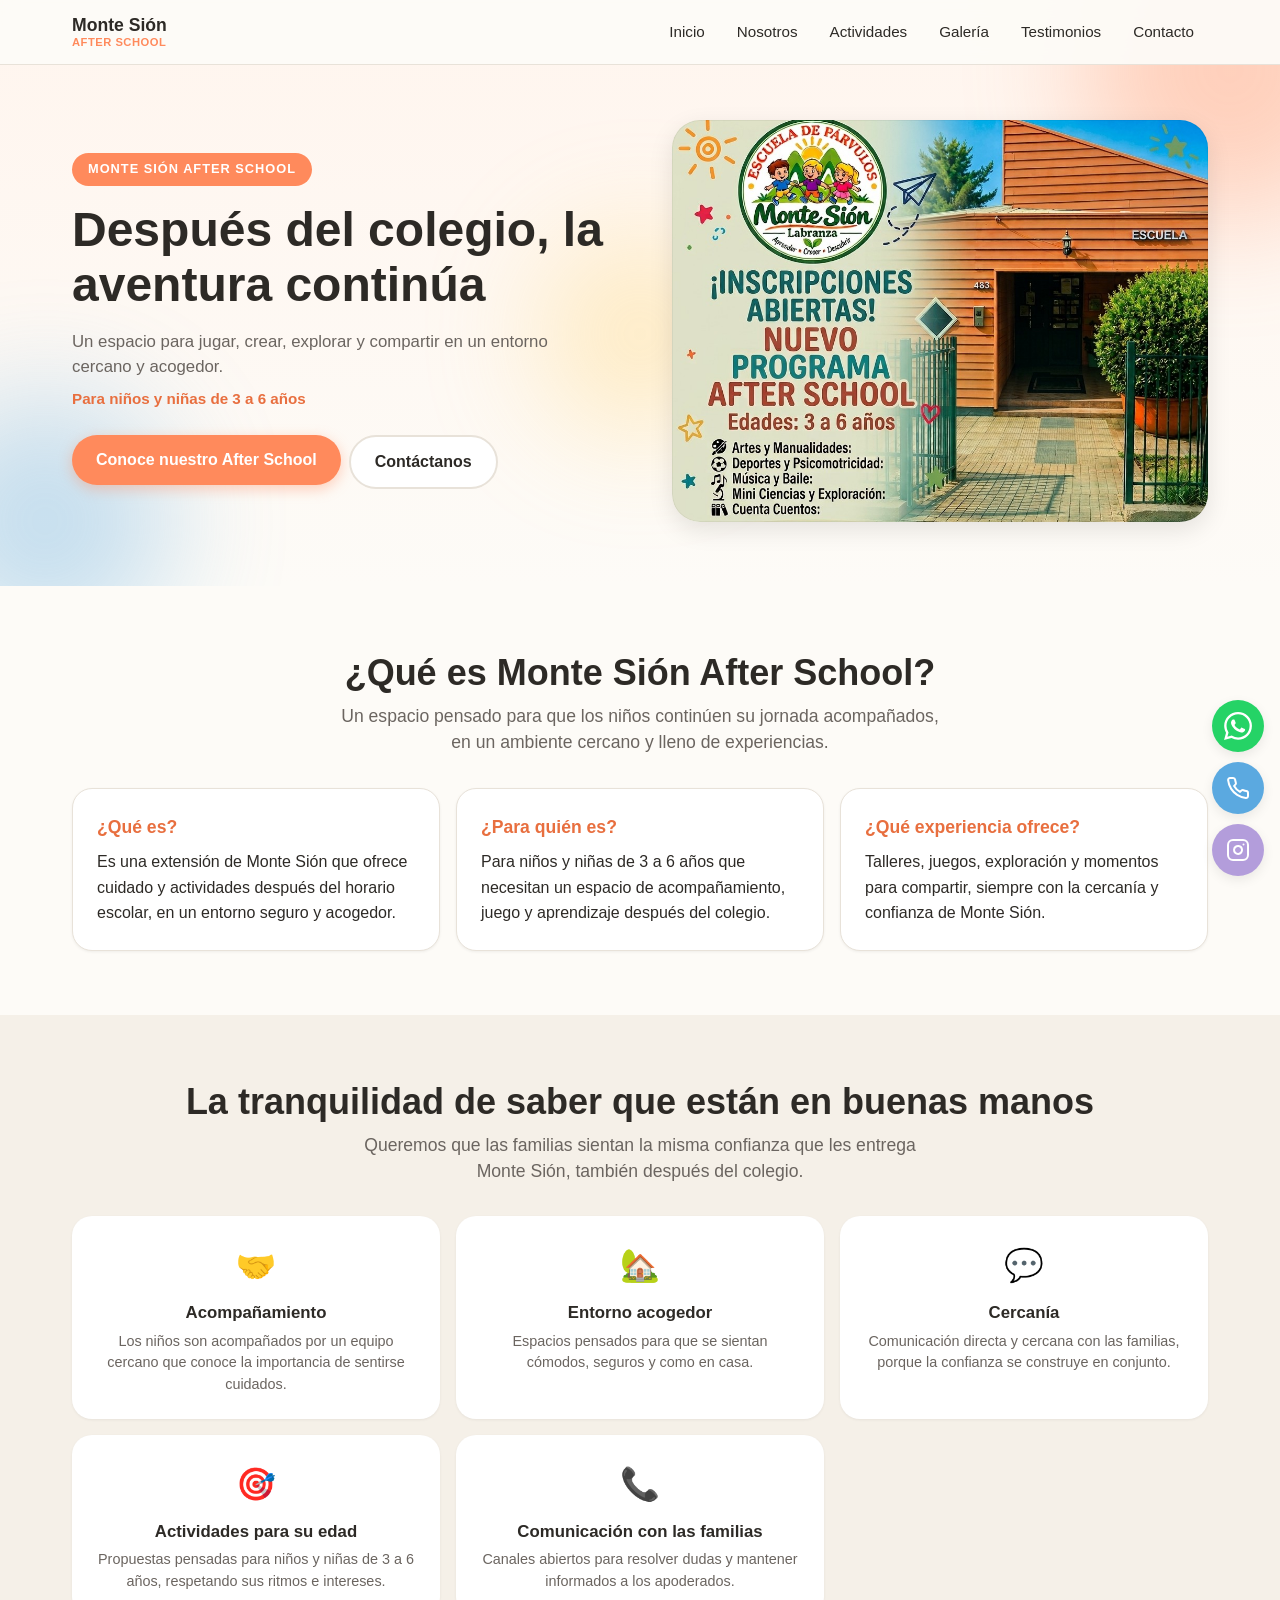
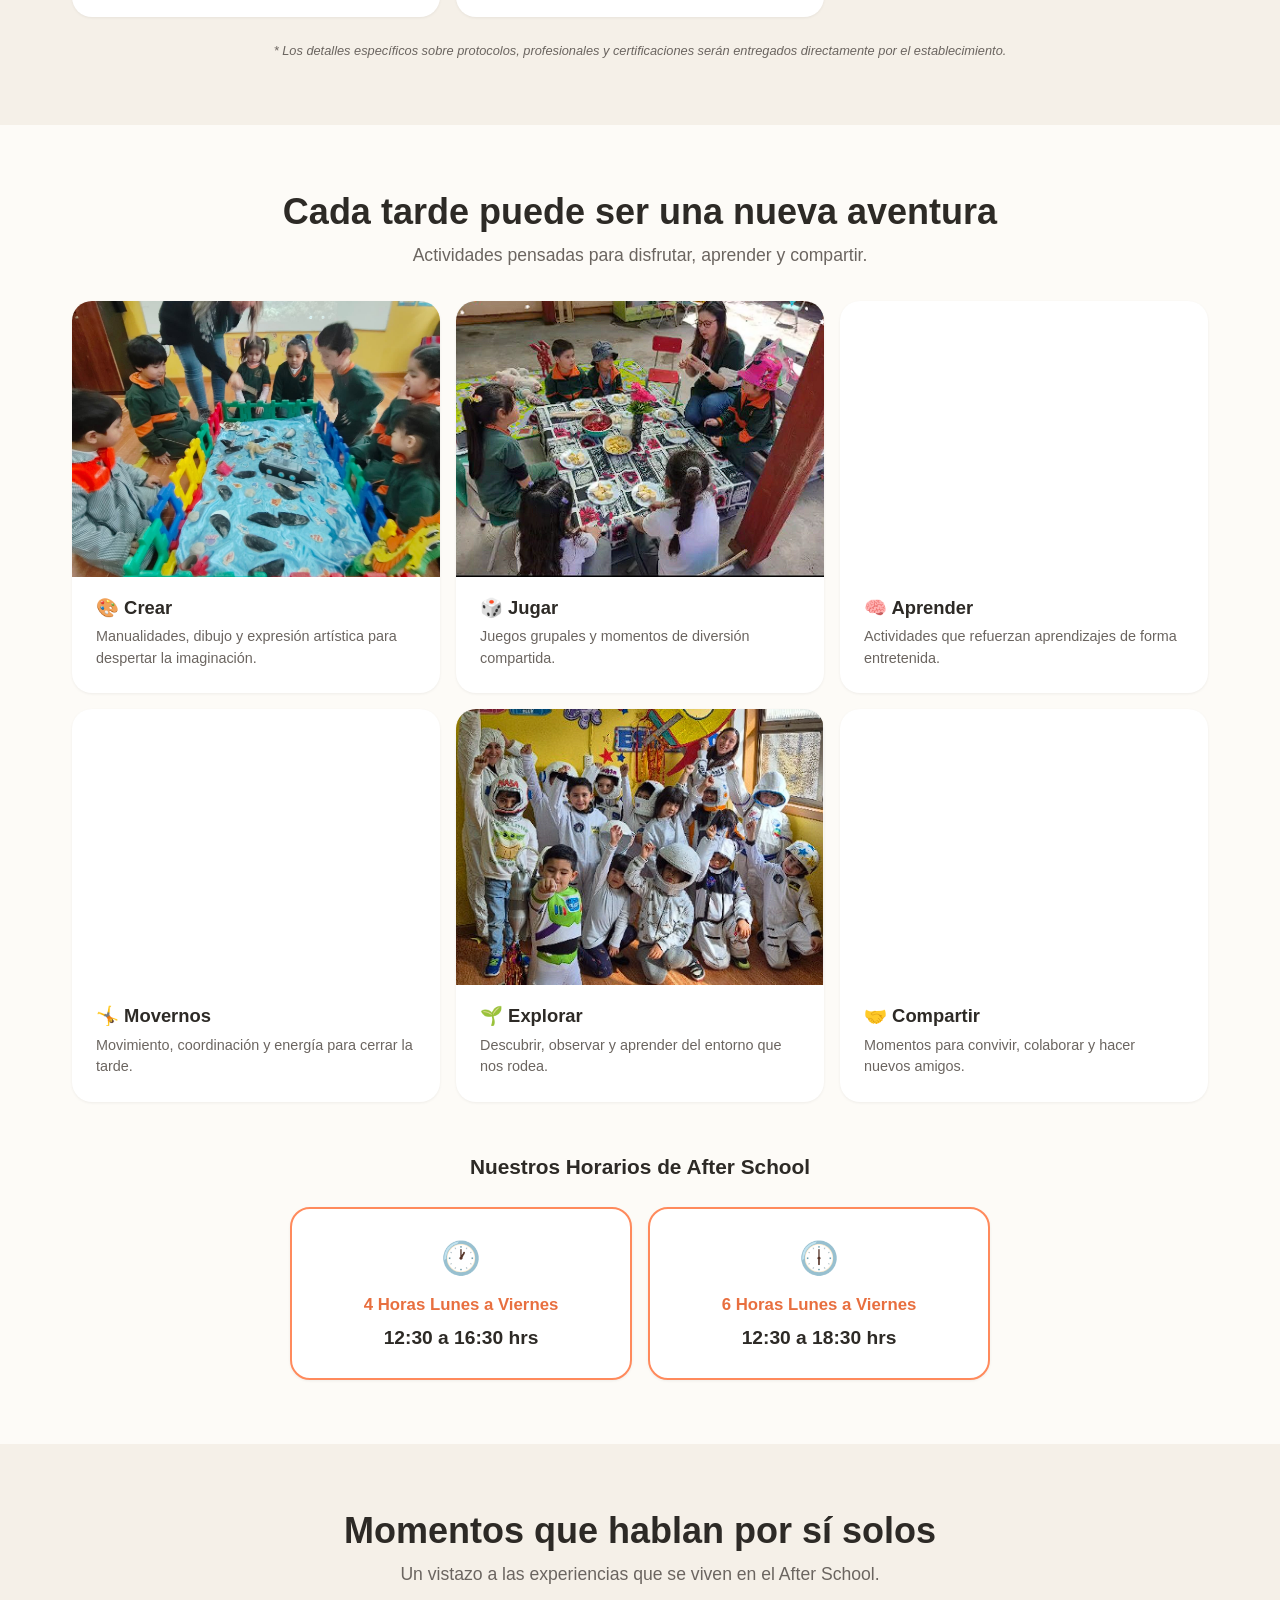
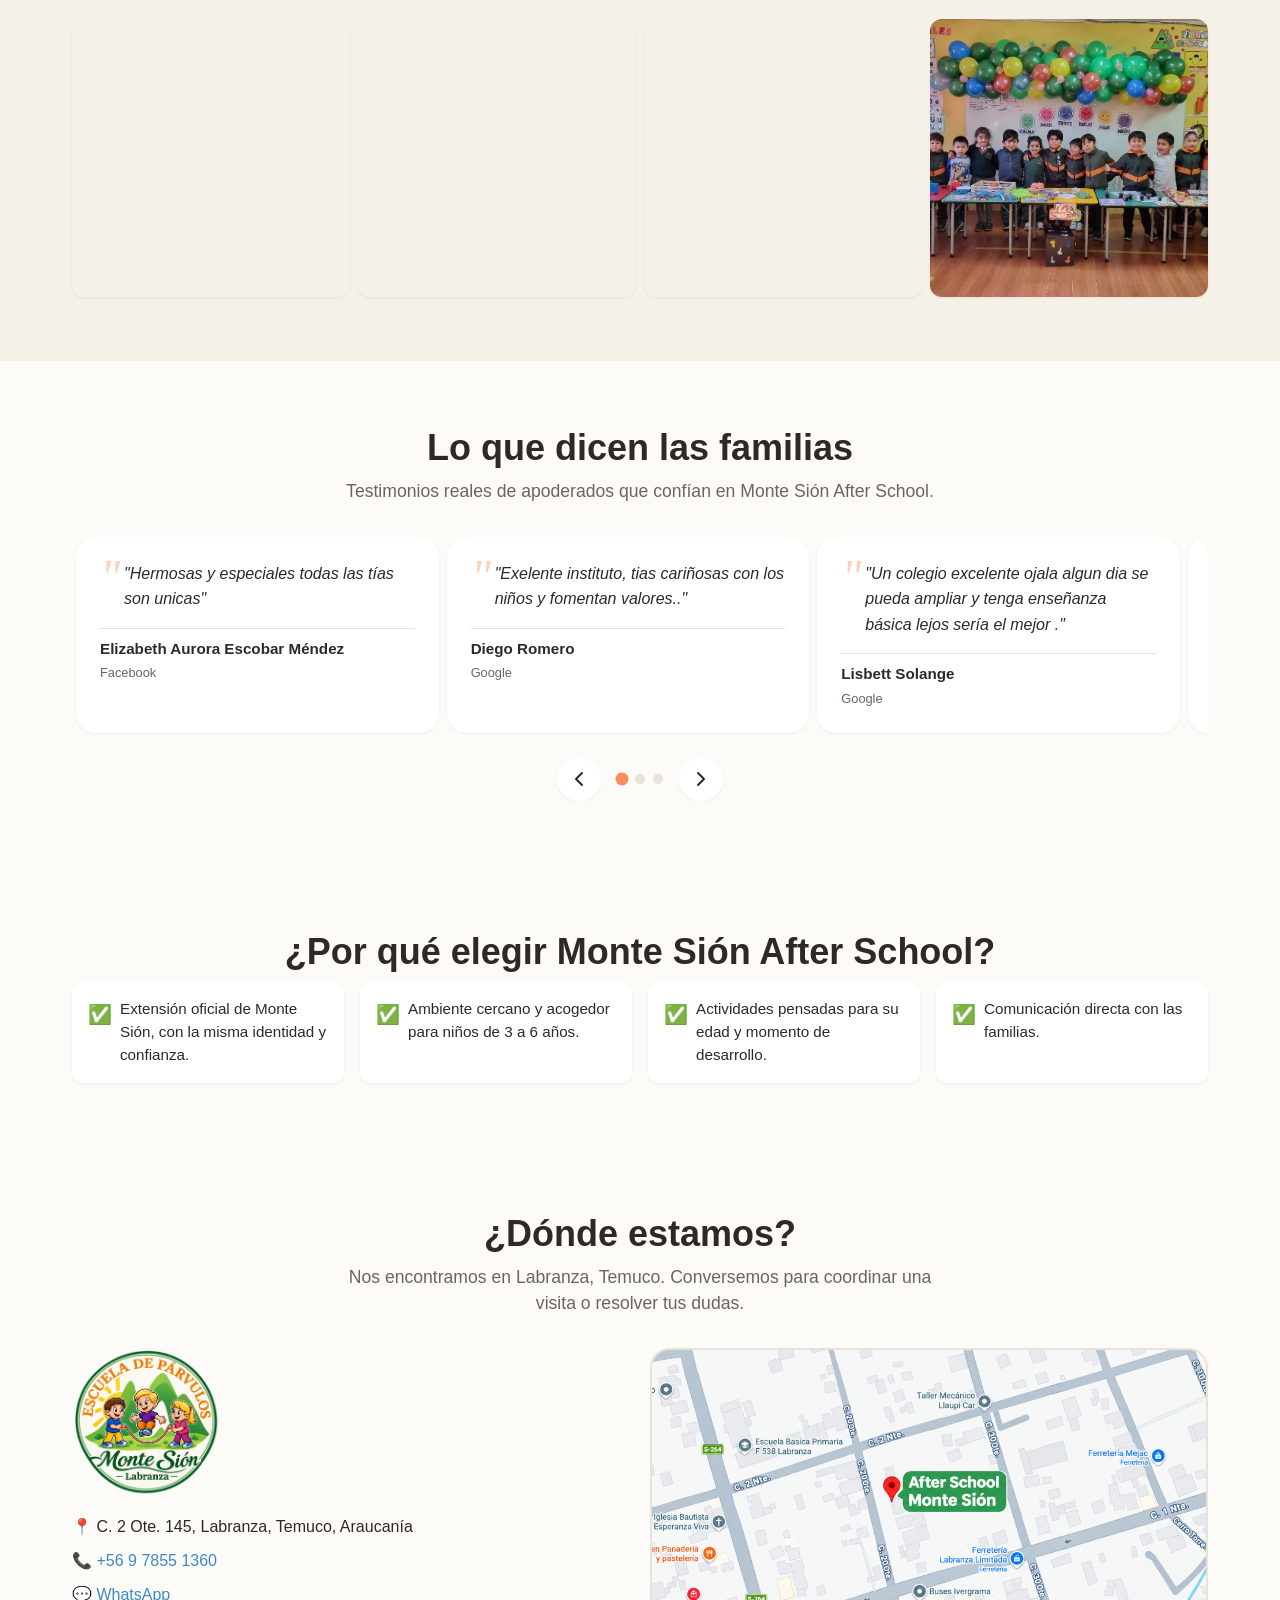
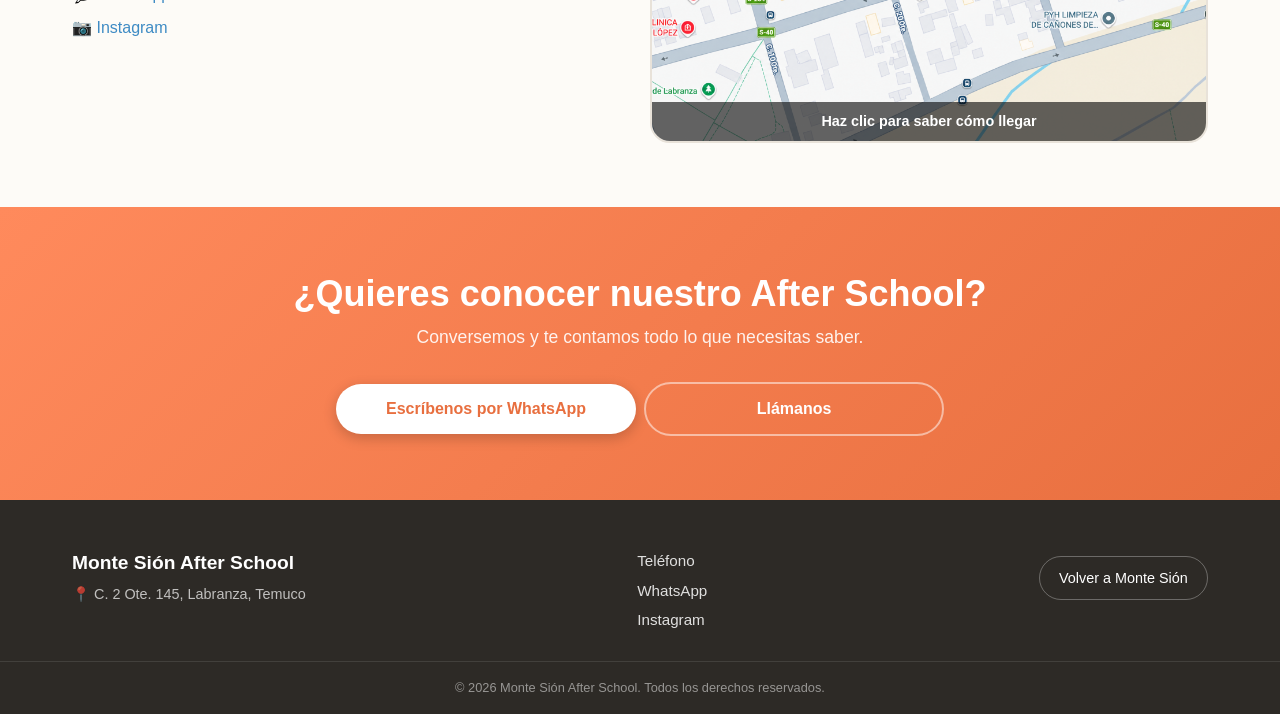
<file: after/AfterSchool.html>
<!DOCTYPE html>
<html lang="es">
<head>
    <meta charset="UTF-8">
    <meta name="viewport" content="width=device-width, initial-scale=1.0, viewport-fit=cover">
    <meta name="theme-color" content="#FF8A5C">
    <title>After School Monte Sión | Cuidado y diversión para niños de 3 a 6 años en Labranza, Temuco</title>
    <meta name="description" content="After School Monte Sión: un espacio seguro, acogedor y entretenido para niños y niñas de 3 a 6 años en Labranza, Temuco. Jugar, crear, explorar y compartir después del colegio.">
    <link rel="canonical" href="https://montesion.cl/after/">
    <meta name="robots" content="index, follow">

    <!-- Open Graph -->
    <meta property="og:title" content="After School Monte Sión | La aventura continúa después del colegio">
    <meta property="og:description" content="Un espacio para jugar, crear, explorar y compartir en un entorno cercano y acogedor. Para niños y niñas de 3 a 6 años en Labranza, Temuco.">
    <meta property="og:image" content="https://montesion.cl/after/img/foto1.png">
    <meta property="og:url" content="https://montesion.cl/after/">
    <meta property="og:type" content="website">
    <meta property="og:locale" content="es_CL">

    <!-- Twitter -->
    <meta name="twitter:card" content="summary_large_image">
    <meta name="twitter:title" content="After School Monte Sión">
    <meta name="twitter:description" content="Cuidado y diversión para niños de 3 a 6 años en Labranza, Temuco.">
    <meta name="twitter:image" content="https://montesion.cl/after/img/foto1.png">

    <!-- Favicon (opcional, ajustar según el sitio principal) -->
    <link rel="icon" href="img/Favicon.png" type="image/png">

    <!-- Precarga de la imagen principal del hero para mejorar LCP -->
    <link rel="preload" as="image" href="img/foto1.png" fetchpriority="high">

    <!-- CSS -->
    <link rel="stylesheet" href="css/after.css">

    <!-- Schema.org -->
    <script type="application/ld+json">
    {
      "@context": "https://schema.org",
      "@type": "ChildCare",
      "name": "Monte Sión After School",
      "description": "After School para niños y niñas de 3 a 6 años en Labranza, Temuco. Un espacio para jugar, crear, explorar y compartir en un entorno cercano y acogedor.",
      "url": "https://montesion.cl/after/",
      "telephone": "+56 9 7855 1360",
      "address": {
        "@type": "PostalAddress",
        "addressLocality": "Labranza",
        "addressRegion": "Temuco",
        "addressCountry": "CL"
      },
      "parentOrganization": {
        "@type": "EducationalOrganization",
        "name": "Monte Sión",
        "url": "https://montesion.cl/"
      },
      "openingHours": "Mo-Fr 12:30-18:30",
      "image": "https://montesion.cl/after/img/foto1.png"
    }
    </script>
</head>
<body>

    <!-- ========== HEADER / NAVEGACIÓN ========== -->
    <header class="header" role="banner">
        <div class="container header__container">
            <a href="#inicio" class="header__logo" aria-label="Ir al inicio de After School Monte Sión">
                <span class="header__logo-text">Monte Sión <span class="header__logo-sub">After School</span></span>
            </a>

            <button class="header__toggle" aria-label="Abrir menú de navegación" aria-expanded="false" aria-controls="menu-principal">
                <span class="header__toggle-bar"></span>
                <span class="header__toggle-bar"></span>
                <span class="header__toggle-bar"></span>
            </button>

            <nav class="header__nav" id="menu-principal" role="navigation" aria-label="Menú principal">
                <ul class="header__menu">
                    <li><a href="#inicio" class="header__link">Inicio</a></li>
                    <li><a href="#nosotros" class="header__link">Nosotros</a></li>
                    <li><a href="#actividades" class="header__link">Actividades</a></li>
                    <li><a href="#galeria" class="header__link">Galería</a></li>
                    <li><a href="#testimonios" class="header__link">Testimonios</a></li>
                    <li><a href="#contacto" class="header__link">Contacto</a></li>
                </ul>
            </nav>
        </div>
    </header>

    <main>

        <!-- ========== HERO ========== -->
        <section class="hero" id="inicio" aria-labelledby="hero-title">
            <div class="hero__bg-decor" aria-hidden="true">
                <span class="hero__blob hero__blob--1"></span>
                <span class="hero__blob hero__blob--2"></span>
                <span class="hero__blob hero__blob--3"></span>
            </div>
            <div class="container hero__container">
                <div class="hero__content">
                    <p class="hero__badge">Monte Sión After School</p>
                    <h1 class="hero__title" id="hero-title">Después del colegio, la aventura continúa</h1>
                    <p class="hero__subtitle">Un espacio para jugar, crear, explorar y compartir en un entorno cercano y acogedor.</p>
                    <p class="hero__age">Para niños y niñas de 3 a 6 años</p>
                    <div class="hero__ctas">
                        <a href="#nosotros" class="btn btn--primary" data-cta="hero-conoce">Conoce nuestro After School</a>
                        <a href="#contacto" class="btn btn--secondary" data-cta="hero-contacto">Contáctanos</a>
                    </div>
                </div>
                <div class="hero__image-wrapper">
                    <img src="img/foto1.png" alt="Niños y niñas participando en actividades del After School Monte Sión" class="hero__image" width="800" height="600" fetchpriority="high" decoding="async">
                </div>
            </div>
        </section>

        <!-- ========== PRESENTACIÓN / QUÉ ES ========== -->
        <section class="section section--intro" id="nosotros" aria-labelledby="intro-title">
            <div class="container">
                <h2 class="section__title" id="intro-title">¿Qué es Monte Sión After School?</h2>
                <p class="section__subtitle">Un espacio pensado para que los niños continúen su jornada acompañados, en un ambiente cercano y lleno de experiencias.</p>
                <div class="intro__grid">
                    <article class="intro__card">
                        <h3 class="intro__card-title">¿Qué es?</h3>
                        <p>Es una extensión de Monte Sión que ofrece cuidado y actividades después del horario escolar, en un entorno seguro y acogedor.</p>
                    </article>
                    <article class="intro__card">
                        <h3 class="intro__card-title">¿Para quién es?</h3>
                        <p>Para niños y niñas de 3 a 6 años que necesitan un espacio de acompañamiento, juego y aprendizaje después del colegio.</p>
                    </article>
                    <article class="intro__card">
                        <h3 class="intro__card-title">¿Qué experiencia ofrece?</h3>
                        <p>Talleres, juegos, exploración y momentos para compartir, siempre con la cercanía y confianza de Monte Sión.</p>
                    </article>
                </div>
            </div>
        </section>

        <!-- ========== CONFIANZA PARA PADRES ========== -->
        <section class="section section--trust" aria-labelledby="trust-title">
            <div class="container">
                <h2 class="section__title" id="trust-title">La tranquilidad de saber que están en buenas manos</h2>
                <p class="section__subtitle">Queremos que las familias sientan la misma confianza que les entrega Monte Sión, también después del colegio.</p>
                <div class="trust__grid">
                    <article class="trust__card">
                        <div class="trust__icon" aria-hidden="true">🤝</div>
                        <h3>Acompañamiento</h3>
                        <p>Los niños son acompañados por un equipo cercano que conoce la importancia de sentirse cuidados.</p>
                    </article>
                    <article class="trust__card">
                        <div class="trust__icon" aria-hidden="true">🏡</div>
                        <h3>Entorno acogedor</h3>
                        <p>Espacios pensados para que se sientan cómodos, seguros y como en casa.</p>
                    </article>
                    <article class="trust__card">
                        <div class="trust__icon" aria-hidden="true">💬</div>
                        <h3>Cercanía</h3>
                        <p>Comunicación directa y cercana con las familias, porque la confianza se construye en conjunto.</p>
                    </article>
                    <article class="trust__card">
                        <div class="trust__icon" aria-hidden="true">🎯</div>
                        <h3>Actividades para su edad</h3>
                        <p>Propuestas pensadas para niños y niñas de 3 a 6 años, respetando sus ritmos e intereses.</p>
                    </article>
                    <article class="trust__card">
                        <div class="trust__icon" aria-hidden="true">📞</div>
                        <h3>Comunicación con las familias</h3>
                        <p>Canales abiertos para resolver dudas y mantener informados a los apoderados.</p>
                    </article>
                </div>
                <!-- Placeholder para datos no proporcionados -->
                <p class="trust__note">* Los detalles específicos sobre protocolos, profesionales y certificaciones serán entregados directamente por el establecimiento.</p>
            </div>
        </section>

        <!-- ========== ACTIVIDADES ========== -->
        <section class="section section--activities" id="actividades" aria-labelledby="activities-title">
            <div class="container">
                <h2 class="section__title" id="activities-title">Cada tarde puede ser una nueva aventura</h2>
                <p class="section__subtitle">Actividades pensadas para disfrutar, aprender y compartir.</p>
                <div class="activities__grid">
                    <article class="activity-card">
                        <div class="activity-card__img-wrapper">
                            <img src="img/foto2.png" alt="Niños creando manualidades en el After School" loading="lazy" width="400" height="300" decoding="async">
                        </div>
                        <div class="activity-card__body">
                            <h3 class="activity-card__title">🎨 Crear</h3>
                            <p>Manualidades, dibujo y expresión artística para despertar la imaginación.</p>
                        </div>
                    </article>
                    <article class="activity-card">
                        <div class="activity-card__img-wrapper">
                            <img src="img/foto3.png" alt="Niños jugando en grupo en el After School" loading="lazy" width="400" height="300" decoding="async">
                        </div>
                        <div class="activity-card__body">
                            <h3 class="activity-card__title">🎲 Jugar</h3>
                            <p>Juegos grupales y momentos de diversión compartida.</p>
                        </div>
                    </article>
                    <article class="activity-card">
                        <div class="activity-card__img-wrapper">
                            <img src="img/foto4.png" alt="Niña aprendiendo con material didáctico en el After School" loading="lazy" width="400" height="300" decoding="async">
                        </div>
                        <div class="activity-card__body">
                            <h3 class="activity-card__title">🧠 Aprender</h3>
                            <p>Actividades que refuerzan aprendizajes de forma entretenida.</p>
                        </div>
                    </article>
                    <article class="activity-card">
                        <div class="activity-card__img-wrapper">
                            <img src="img/foto5.png" alt="Niños moviéndose y haciendo ejercicio en el After School" loading="lazy" width="400" height="300" decoding="async">
                        </div>
                        <div class="activity-card__body">
                            <h3 class="activity-card__title">🤸 Movernos</h3>
                            <p>Movimiento, coordinación y energía para cerrar la tarde.</p>
                        </div>
                    </article>
                    <article class="activity-card">
                        <div class="activity-card__img-wrapper">
                            <img src="img/foto6.png" alt="Niños explorando la naturaleza en el After School" loading="lazy" width="400" height="300" decoding="async">
                        </div>
                        <div class="activity-card__body">
                            <h3 class="activity-card__title">🌱 Explorar</h3>
                            <p>Descubrir, observar y aprender del entorno que nos rodea.</p>
                        </div>
                    </article>
                    <article class="activity-card">
                        <div class="activity-card__img-wrapper">
                            <img src="img/foto7.png" alt="Niños compartiendo y colaborando en el After School" loading="lazy" width="400" height="300" decoding="async">
                        </div>
                        <div class="activity-card__body">
                            <h3 class="activity-card__title">🤝 Compartir</h3>
                            <p>Momentos para convivir, colaborar y hacer nuevos amigos.</p>
                        </div>
                    </article>
                </div>

                <!-- ========== HORARIOS ========== -->
                <div class="schedules">
                    <h3 class="schedules__title">Nuestros Horarios de After School</h3>
                    <div class="schedules__grid">
                        <div class="schedule-card">
                            <span class="schedule-card__icon" aria-hidden="true">🕐</span>
                            <h4 class="schedule-card__title">4 Horas Lunes a Viernes</h4>
                            <p class="schedule-card__time">12:30 a 16:30 hrs</p>
                        </div>
                        <div class="schedule-card">
                            <span class="schedule-card__icon" aria-hidden="true">🕕</span>
                            <h4 class="schedule-card__title">6 Horas Lunes a Viernes</h4>
                            <p class="schedule-card__time">12:30 a 18:30 hrs</p>
                        </div>
                    </div>
                </div>

            </div>
        </section>

        <!-- ========== GALERÍA ========== -->
        <section class="section section--gallery" id="galeria" aria-labelledby="gallery-title">
            <div class="container">
                <h2 class="section__title" id="gallery-title">Momentos que hablan por sí solos</h2>
                <p class="section__subtitle">Un vistazo a las experiencias que se viven en el After School.</p>
                <div class="gallery__grid">
                    <figure class="gallery__item">
                        <img src="img/foto8.png" alt="Niños participando en taller de arte en Monte Sión After School" loading="lazy" width="400" height="300" decoding="async">
                        <figcaption class="gallery__caption">Talleres creativos</figcaption>
                    </figure>
                    <figure class="gallery__item">
                        <img src="img/foto9.png" alt="Niñas jugando en el patio del After School" loading="lazy" width="400" height="300" decoding="async">
                        <figcaption class="gallery__caption">Juegos al aire libre</figcaption>
                    </figure>
                    <figure class="gallery__item">
                        <img src="img/foto10.png" alt="Niño leyendo un cuento en el After School" loading="lazy" width="400" height="300" decoding="async">
                        <figcaption class="gallery__caption">Rincón de lectura</figcaption>
                    </figure>
                    <figure class="gallery__item">
                        <img src="img/foto11.png" alt="Grupo de niños compartiendo una actividad en el After School" loading="lazy" width="400" height="300" decoding="async">
                        <figcaption class="gallery__caption">Momentos compartidos</figcaption>
                    </figure>
                </div>
            </div>
        </section>

        <!-- ========== TESTIMONIOS ========== -->
        <section class="section section--testimonials" id="testimonios" aria-labelledby="testimonials-title">
            <div class="container">
                <h2 class="section__title" id="testimonials-title">Lo que dicen las familias</h2>
                <p class="section__subtitle">Testimonios reales de apoderados que confían en Monte Sión After School.</p>

                <div class="testimonials__carousel" role="region" aria-label="Carrusel de testimonios" tabindex="0">
                    <div class="testimonials__track" id="testimonials-track">
                        <!-- Testimonios placeholder - serán reemplazados por reales -->
                        <article class="testimonial-card" role="group" aria-label="Testimonio 1 de 5">
                            <blockquote class="testimonial-card__quote">
                                "Hermosas y especiales todas las tías son unicas"
                            </blockquote>
                            <div class="testimonial-card__author">
                                <span class="testimonial-card__name">Elizabeth Aurora Escobar Méndez</span>
                                <span class="testimonial-card__source">Facebook</span>
                            </div>
                        </article>
                        <article class="testimonial-card" role="group" aria-label="Testimonio 2 de 5">
                            <blockquote class="testimonial-card__quote">
                                "Exelente instituto, tias cariñosas con los niños y fomentan valores.."
                            </blockquote>
                            <div class="testimonial-card__author">
                                <span class="testimonial-card__name">Diego Romero</span>
                                <span class="testimonial-card__source">Google</span>
                            </div>
                        </article>
                        <article class="testimonial-card" role="group" aria-label="Testimonio 3 de 5">
                            <blockquote class="testimonial-card__quote">
                                "Un colegio excelente ojala algun dia se pueda ampliar y tenga enseñanza básica lejos sería el mejor ."
                            </blockquote>
                            <div class="testimonial-card__author">
                                <span class="testimonial-card__name">Lisbett Solange</span>
                                <span class="testimonial-card__source">Google</span>
                            </div>
                        </article>
                        <article class="testimonial-card" role="group" aria-label="Testimonio 4 de 5">
                            <blockquote class="testimonial-card__quote">
                                "Maravillosa actividad!!! 🤩Gracias por hacernos parte y poder disfrutar junto a nuestros niños 🥰❤️"
                            </blockquote>
                            <div class="testimonial-card__author">
                                <span class="testimonial-card__name">Yanni Olate</span>
                                <span class="testimonial-card__source">Instagram</span>
                            </div>
                        </article>
                        <article class="testimonial-card" role="group" aria-label="Testimonio 5 de 5">
                            <blockquote class="testimonial-card__quote">
                                "Maravilloso lugar para la educación de nuestros hijos"
                            </blockquote>
                            <div class="testimonial-card__author">
                                <span class="testimonial-card__name">Maria Jesus Sepulveda</span>
                                <span class="testimonial-card__source">Google</span>
                            </div>
                        </article>
                    </div>

                    <div class="testimonials__controls">
                        <button class="testimonials__btn testimonials__btn--prev" aria-label="Testimonio anterior" data-carousel-prev>
                            <svg width="24" height="24" viewBox="0 0 24 24" fill="none" stroke="currentColor" stroke-width="2" stroke-linecap="round" stroke-linejoin="round" aria-hidden="true"><polyline points="15 18 9 12 15 6"></polyline></svg>
                        </button>
                        <div class="testimonials__dots" role="tablist" aria-label="Seleccionar testimonio">
                            <!-- Generados por JS -->
                        </div>
                        <button class="testimonials__btn testimonials__btn--next" aria-label="Siguiente testimonio" data-carousel-next>
                            <svg width="24" height="24" viewBox="0 0 24 24" fill="none" stroke="currentColor" stroke-width="2" stroke-linecap="round" stroke-linejoin="round" aria-hidden="true"><polyline points="9 18 15 12 9 6"></polyline></svg>
                        </button>
                    </div>
                </div>
            </div>
        </section>

        <!-- ========== BENEFICIOS / POR QUÉ ELEGIRNOS ========== -->
        <section class="section section--benefits" aria-labelledby="benefits-title">
            <div class="container">
                <h2 class="section__title" id="benefits-title">¿Por qué elegir Monte Sión After School?</h2>
                <div class="benefits__grid">
                    <div class="benefit__item">
                        <span class="benefit__icon" aria-hidden="true">✅</span>
                        <p>Extensión oficial de Monte Sión, con la misma identidad y confianza.</p>
                    </div>
                    <div class="benefit__item">
                        <span class="benefit__icon" aria-hidden="true">✅</span>
                        <p>Ambiente cercano y acogedor para niños de 3 a 6 años.</p>
                    </div>
                    <div class="benefit__item">
                        <span class="benefit__icon" aria-hidden="true">✅</span>
                        <p>Actividades pensadas para su edad y momento de desarrollo.</p>
                    </div>
                    <div class="benefit__item">
                        <span class="benefit__icon" aria-hidden="true">✅</span>
                        <p>Comunicación directa con las familias.</p>
                    </div>
                </div>
            </div>
        </section>

        <!-- ========== UBICACIÓN ========== -->
        <section class="section section--location" id="contacto" aria-labelledby="location-title">
            <div class="container">
                <h2 class="section__title" id="location-title">¿Dónde estamos?</h2>
                <p class="section__subtitle">Nos encontramos en Labranza, Temuco. Conversemos para coordinar una visita o resolver tus dudas.</p>
                <div class="location__content">
                    <div class="location__info">
                        <div class="location__logo">
                            <img src="img/Logo.png" alt="Logo Monte Sión After School" width="150" height="auto">
                        </div>
                        <p class="location__address">📍 C. 2 Ote. 145, Labranza, Temuco, Araucanía</p>
                        <p class="location__phone">📞 <a href="tel:+56978551360" data-phone>+56 9 7855 1360</a></p>
                        <p class="location__whatsapp">💬 <a href="https://wa.me/56930606424?text=Hola%20necesito%20mas%20informaci%C3%B3n%20sobre%20el%20After%20School" target="_blank" rel="noopener" data-whatsapp>WhatsApp</a></p>
                        <p class="location__social">📷 <a href="https://www.instagram.com/escuela_montesion" target="_blank" rel="noopener" data-instagram>Instagram</a></p>
                    </div>
                    <div class="location__map-placeholder">
                        <!-- MODIFICACIÓN: Enlace y texto superpuesto sobre el mapa -->
                        <a href="https://www.google.com/maps/place/Escuela+de+P%C3%A1rvulos+Monte+Si%C3%B3n/@-38.7651541,-72.754275,17z/data=!4m6!3m5!1s0x96152a2c078d5349:0x2fdb0f53790475d!8m2!3d-38.7651583!4d-72.7517001!16s%2Fg%2F11gbxb4590?entry=tts&g_ep=EgoyMDI2MDgyNC4wIPu8ASoASAFQAw%3D%3D&skid=ce292b60-47c7-4c85-94bf-84b79fce2be6"
                           target="_blank" rel="noopener" class="location__map-link" aria-label="Abrir ubicación de Monte Sión After School en Google Maps">
                            <img src="img/ubi.png" alt="Mapa de ubicación de Monte Sión After School en Labranza, Temuco" class="location__map-image">
                            <span class="location__map-overlay">Haz clic para saber cómo llegar</span>
                        </a>
                    </div>
                </div>
            </div>
        </section>

        <!-- ========== CTA FINAL ========== -->
        <section class="section section--cta-final" aria-labelledby="cta-final-title">
            <div class="container">
                <h2 class="section__title" id="cta-final-title">¿Quieres conocer nuestro After School?</h2>
                <p class="section__subtitle">Conversemos y te contamos todo lo que necesitas saber.</p>
                <div class="cta-final__buttons">
                    <a href="https://wa.me/56930606424?text=Hola%20necesito%20mas%20informaci%C3%B3n%20sobre%20el%20After%20School" class="btn btn--primary" target="_blank" rel="noopener" data-whatsapp data-cta="final-whatsapp">Escríbenos por WhatsApp</a>
                    <a href="tel:+56978551360" class="btn btn--secondary" data-phone data-cta="final-phone">Llámanos</a>
                </div>
            </div>
        </section>

    </main>

    <!-- ========== FOOTER ========== -->
    <footer class="footer" role="contentinfo">
        <div class="container footer__container">
            <div class="footer__brand">
                <p class="footer__title">Monte Sión After School</p>
                <p class="footer__address">📍 C. 2 Ote. 145, Labranza, Temuco</p>
            </div>
            <div class="footer__contact">
                <p><a href="tel:+56978551360" data-phone>Teléfono</a></p>
                <p><a href="https://wa.me/56930606424?text=Hola%20necesito%20mas%20informaci%C3%B3n%20sobre%20el%20After%20School" target="_blank" rel="noopener" data-whatsapp>WhatsApp</a></p>
                <p><a href="https://www.instagram.com/escuela_montesion" target="_blank" rel="noopener" data-instagram>Instagram</a></p>
            </div>
            <div class="footer__back">
                <a href="https://montesion.cl/" class="footer__link">Volver a Monte Sión</a>
            </div>
        </div>
        <div class="footer__bottom">
            <p>&copy; <span id="year"></span> Monte Sión After School. Todos los derechos reservados.</p>
        </div>
    </footer>

    <!-- ========== BOTONES FLOTANTES (ocultos en móvil) ========== -->
    <div class="floating-buttons" aria-label="Botones de contacto rápido">
        <a href="https://wa.me/56930606424?text=Hola%20necesito%20mas%20informaci%C3%B3n%20sobre%20el%20After%20School" class="floating-btn floating-btn--whatsapp" target="_blank" rel="noopener" aria-label="Contactar por WhatsApp" data-whatsapp data-tooltip="WhatsApp">
            <svg width="28" height="28" viewBox="0 0 24 24" fill="currentColor" aria-hidden="true"><path d="M17.472 14.382c-.297-.149-1.758-.867-2.03-.967-.273-.099-.471-.148-.67.15-.197.297-.767.966-.94 1.164-.173.199-.347.223-.644.075-.297-.15-1.255-.463-2.39-1.475-.883-.788-1.48-1.761-1.653-2.059-.173-.297-.018-.458.13-.606.134-.133.298-.347.446-.52.149-.174.198-.298.298-.497.099-.198.05-.371-.025-.52-.075-.149-.669-1.612-.916-2.207-.242-.579-.487-.5-.669-.51-.173-.008-.371-.01-.57-.01-.198 0-.52.074-.792.372-.272.297-1.04 1.016-1.04 2.479 0 1.462 1.065 2.875 1.213 3.074.149.198 2.096 3.2 5.077 4.487.709.306 1.262.489 1.694.625.712.227 1.36.195 1.871.118.571-.085 1.758-.719 2.006-1.413.248-.694.248-1.289.173-1.413-.074-.124-.272-.198-.57-.347m-5.421 7.403h-.004a9.87 9.87 0 01-5.031-1.378l-.361-.214-3.741.982.998-3.648-.235-.374a9.86 9.86 0 01-1.51-5.26c.001-5.45 4.436-9.884 9.888-9.884 2.64 0 5.122 1.03 6.988 2.898a9.825 9.825 0 012.893 6.994c-.003 5.45-4.437 9.884-9.885 9.884m8.413-18.297A11.815 11.815 0 0012.05 0C5.495 0 .16 5.335.157 11.892c0 2.096.547 4.142 1.588 5.945L.057 24l6.305-1.654a11.882 11.882 0 005.683 1.448h.005c6.554 0 11.89-5.335 11.893-11.893a11.821 11.821 0 00-3.48-8.413z"/></svg>
            <span class="floating-btn__tooltip">WhatsApp</span>
        </a>
        <a href="tel:+56978551360" class="floating-btn floating-btn--phone" aria-label="Llamar por teléfono" data-phone data-tooltip="Llamar">
            <svg width="24" height="24" viewBox="0 0 24 24" fill="none" stroke="currentColor" stroke-width="2" stroke-linecap="round" stroke-linejoin="round" aria-hidden="true"><path d="M22 16.92v3a2 2 0 0 1-2.18 2 19.79 19.79 0 0 1-8.63-3.07 19.5 19.5 0 0 1-6-6 19.79 19.79 0 0 1-3.07-8.67A2 2 0 0 1 4.11 2h3a2 2 0 0 1 2 1.72 12.84 12.84 0 0 0 .7 2.81 2 2 0 0 1-.45 2.11L8.09 9.91a16 16 0 0 0 6 6l1.27-1.27a2 2 0 0 1 2.11-.45 12.84 12.84 0 0 0 2.81.7A2 2 0 0 1 22 16.92z"></path></svg>
            <span class="floating-btn__tooltip">Llamar</span>
        </a>
        <a href="https://www.instagram.com/escuela_montesion" class="floating-btn floating-btn--social" target="_blank" rel="noopener" aria-label="Visitar Instagram" data-instagram data-tooltip="Instagram">
            <svg width="24" height="24" viewBox="0 0 24 24" fill="none" stroke="currentColor" stroke-width="2" stroke-linecap="round" stroke-linejoin="round" aria-hidden="true"><rect x="2" y="2" width="20" height="20" rx="5" ry="5"></rect><path d="M16 11.37A4 4 0 1 1 12.63 8 4 4 0 0 1 16 11.37z"></path><line x1="17.5" y1="6.5" x2="17.51" y2="6.5"></line></svg>
            <span class="floating-btn__tooltip">Instagram</span>
        </a>
    </div>

    <!-- ========== BARRA INFERIOR MÓVIL ========== -->
    <div class="mobile-bar" aria-label="Barra de contacto móvil">
        <a href="https://wa.me/56930606424?text=Hola%20necesito%20mas%20informaci%C3%B3n%20sobre%20el%20After%20School" class="mobile-bar__btn mobile-bar__btn--whatsapp" target="_blank" rel="noopener" data-whatsapp>
            <svg width="20" height="20" viewBox="0 0 24 24" fill="currentColor" aria-hidden="true"><path d="M17.472 14.382c-.297-.149-1.758-.867-2.03-.967-.273-.099-.471-.148-.67.15-.197.297-.767.966-.94 1.164-.173.199-.347.223-.644.075-.297-.15-1.255-.463-2.39-1.475-.883-.788-1.48-1.761-1.653-2.059-.173-.297-.018-.458.13-.606.134-.133.298-.347.446-.52.149-.174.198-.298.298-.497.099-.198.05-.371-.025-.52-.075-.149-.669-1.612-.916-2.207-.242-.579-.487-.5-.669-.51-.173-.008-.371-.01-.57-.01-.198 0-.52.074-.792.372-.272.297-1.04 1.016-1.04 2.479 0 1.462 1.065 2.875 1.213 3.074.149.198 2.096 3.2 5.077 4.487.709.306 1.262.489 1.694.625.712.227 1.36.195 1.871.118.571-.085 1.758-.719 2.006-1.413.248-.694.248-1.289.173-1.413-.074-.124-.272-.198-.57-.347m-5.421 7.403h-.004a9.87 9.87 0 01-5.031-1.378l-.361-.214-3.741.982.998-3.648-.235-.374a9.86 9.86 0 01-1.51-5.26c.001-5.45 4.436-9.884 9.888-9.884 2.64 0 5.122 1.03 6.988 2.898a9.825 9.825 0 012.893 6.994c-.003 5.45-4.437 9.884-9.885 9.884m8.413-18.297A11.815 11.815 0 0012.05 0C5.495 0 .16 5.335.157 11.892c0 2.096.547 4.142 1.588 5.945L.057 24l6.305-1.654a11.882 11.882 0 005.683 1.448h.005c6.554 0 11.89-5.335 11.893-11.893a11.821 11.821 0 00-3.48-8.413z"/></svg>
            <span>WhatsApp</span>
        </a>
        <a href="tel:+56978551360" class="mobile-bar__btn mobile-bar__btn--phone" data-phone>
            <svg width="20" height="20" viewBox="0 0 24 24" fill="none" stroke="currentColor" stroke-width="2" stroke-linecap="round" stroke-linejoin="round" aria-hidden="true"><path d="M22 16.92v3a2 2 0 0 1-2.18 2 19.79 19.79 0 0 1-8.63-3.07 19.5 19.5 0 0 1-6-6 19.79 19.79 0 0 1-3.07-8.67A2 2 0 0 1 4.11 2h3a2 2 0 0 1 2 1.72 12.84 12.84 0 0 0 .7 2.81 2 2 0 0 1-.45 2.11L8.09 9.91a16 16 0 0 0 6 6l1.27-1.27a2 2 0 0 1 2.11-.45 12.84 12.84 0 0 0 2.81.7A2 2 0 0 1 22 16.92z"></path></svg>
            <span>Llamar</span>
        </a>
    </div>

    <!-- JavaScript -->
    <script src="js/after.js" defer></script>
</body>
</html>
</file>
<file: after/css/after.css>
/* ==========================================================================
   MONTE SIÓN AFTER SCHOOL — Estilos
   Mobile first, moderno, accesible y optimizado
   ========================================================================== */

/* ---------- Variables ---------- */
:root {
    /* Colores principales */
    --color-primary: #FF8A5C;        /* Naranja cálido */
    --color-primary-dark: #E86F3F;
    --color-secondary: #5BA9E0;      /* Azul suave */
    --color-secondary-dark: #3E8BC4;
    --color-accent: #FFD166;         /* Amarillo alegre */
    --color-accent-dark: #E6B84A;
    --color-green: #7BC8A4;
    --color-purple: #B39DDB;

    /* Neutros */
    --color-bg: #FDFBF7;             /* Fondo crema muy claro */
    --color-bg-alt: #F5F0E8;
    --color-text: #2D2A26;
    --color-text2: #eee9e2;
    --color-text-light: #6B6560;
    --color-white: #FFFFFF;
    --color-border: #E8E2D9;

    /* Tipografía */
    --font-main: -apple-system, BlinkMacSystemFont, "Segoe UI", Roboto, Oxygen, Ubuntu, Cantarell, "Helvetica Neue", sans-serif;
    --font-heading: "Trebuchet MS", "Segoe UI", Roboto, sans-serif;

    /* Espaciado */
    --space-xs: 0.25rem;
    --space-sm: 0.5rem;
    --space-md: 1rem;
    --space-lg: 1.5rem;
    --space-xl: 2rem;
    --space-2xl: 3rem;
    --space-3xl: 4rem;

    /* Bordes */
    --radius-sm: 8px;
    --radius-md: 12px;
    --radius-lg: 20px;
    --radius-xl: 28px;
    --radius-full: 9999px;

    /* Sombras */
    --shadow-sm: 0 1px 3px rgba(0,0,0,0.06);
    --shadow-md: 0 4px 12px rgba(0,0,0,0.08);
    --shadow-lg: 0 8px 24px rgba(0,0,0,0.10);
    --shadow-hover: 0 12px 32px rgba(0,0,0,0.14);

    /* Transiciones */
    --transition-fast: 150ms ease;
    --transition-base: 250ms ease;
    --transition-slow: 400ms ease;

    /* Layout */
    --container-max: 1200px;
    --container-padding: 1.25rem;
}

/* ---------- Reset y base ---------- */
*,
*::before,
*::after {
    box-sizing: border-box;
    margin: 0;
    padding: 0;
}

html {
    scroll-behavior: smooth;
    -webkit-text-size-adjust: 100%;
    scroll-padding-top: 80px; /* Compensar header fijo */
}

body {
    font-family: var(--font-main);
    font-size: 1rem;
    line-height: 1.6;
    color: var(--color-text);
    background-color: var(--color-bg);
    -webkit-font-smoothing: antialiased;
    -moz-osx-font-smoothing: grayscale;
    overflow-x: hidden;
}

img {
    max-width: 100%;
    height: auto;
    display: block;
}

a {
    color: var(--color-secondary-dark);
    text-decoration: none;
    transition: color var(--transition-fast);
}

a:hover {
    color: var(--color-primary-dark);
}

ul {
    list-style: none;
}

button {
    cursor: pointer;
    border: none;
    background: none;
    font-family: inherit;
}

/* Accesibilidad: focus visible */
:focus-visible {
    outline: 3px solid var(--color-secondary);
    outline-offset: 2px;
    border-radius: var(--radius-sm);
}

/* ---------- Utilidades ---------- */
.container {
    width: 100%;
    max-width: var(--container-max);
    margin-left: auto;
    margin-right: auto;
    padding-left: var(--container-padding);
    padding-right: var(--container-padding);
}

.section {
    padding-top: var(--space-2xl);
    padding-bottom: var(--space-2xl);
}

.section__title {
    font-family: var(--font-heading);
    font-size: 1.5rem;
    font-weight: 700;
    line-height: 1.25;
    color: var(--color-text);
    text-align: center;
    margin-bottom: var(--space-sm);
}

.section__subtitle {
    font-size: 1rem;
    color: var(--color-text-light);
    text-align: center;
    max-width: 600px;
    margin: 0 auto var(--space-xl);
    line-height: 1.5;
}

/* Botones */
.btn {
    display: inline-flex;
    align-items: center;
    justify-content: center;
    gap: var(--space-sm);
    min-height: 48px;
    padding: 0.75rem 1.5rem;
    font-size: 1rem;
    font-weight: 600;
    border-radius: var(--radius-full);
    transition: transform var(--transition-fast), box-shadow var(--transition-fast), background-color var(--transition-fast);
    text-align: center;
    white-space: nowrap;
}

.btn--primary {
    background-color: var(--color-primary);
    color: var(--color-white);
    box-shadow: 0 4px 14px rgba(255, 138, 92, 0.4);
}

.btn--primary:hover {
    background-color: var(--color-primary-dark);
    color: var(--color-text2);
    transform: translateY(-2px);
    box-shadow: 0 6px 20px rgba(255, 138, 92, 0.5);
}

.btn--secondary {
    background-color: var(--color-white);
    color: var(--color-text);
    border: 2px solid var(--color-border);
}

.btn--secondary:hover {
    background-color: var(--color-bg-alt);
    border-color: var(--color-primary);
    transform: translateY(-2px);
}

.btn:active {
    transform: translateY(0);
}

/* Animaciones al hacer scroll */
.reveal {
    opacity: 0;
    transform: translateY(20px);
    transition: opacity 0.6s ease, transform 0.6s ease;
}

.reveal.is-visible {
    opacity: 1;
    transform: translateY(0);
}

/* ---------- Header ---------- */
.header {
    position: fixed;
    top: 0;
    left: 0;
    right: 0;
    z-index: 1000;
    background-color: rgba(253, 251, 247, 0.95);
    backdrop-filter: blur(10px);
    -webkit-backdrop-filter: blur(10px);
    border-bottom: 1px solid var(--color-border);
    transition: box-shadow var(--transition-base);
}

.header--scrolled {
    box-shadow: var(--shadow-sm);
}

.header__container {
    display: flex;
    align-items: center;
    justify-content: space-between;
    min-height: 64px;
    position: relative;
}

.header__logo {
    display: flex;
    align-items: center;
    z-index: 1001;
}

.header__logo-text {
    font-family: var(--font-heading);
    font-size: 1.1rem;
    font-weight: 700;
    color: var(--color-text);
    line-height: 1.2;
}

.header__logo-sub {
    display: block;
    font-size: 0.7rem;
    font-weight: 600;
    color: var(--color-primary);
    text-transform: uppercase;
    letter-spacing: 0.5px;
}

/* Hamburguesa */
.header__toggle {
    display: flex;
    flex-direction: column;
    justify-content: center;
    gap: 5px;
    width: 44px;
    height: 44px;
    padding: 10px;
    border-radius: var(--radius-sm);
    z-index: 1001;
}

.header__toggle-bar {
    display: block;
    width: 24px;
    height: 2px;
    background-color: var(--color-text);
    border-radius: 2px;
    transition: transform var(--transition-base), opacity var(--transition-base);
}

.header__toggle[aria-expanded="true"] .header__toggle-bar:nth-child(1) {
    transform: translateY(7px) rotate(45deg);
}

.header__toggle[aria-expanded="true"] .header__toggle-bar:nth-child(2) {
    opacity: 0;
}

.header__toggle[aria-expanded="true"] .header__toggle-bar:nth-child(3) {
    transform: translateY(-7px) rotate(-45deg);
}

/* Menú móvil */
.header__nav {
    position: fixed;
    top: 0;
    right: -100%;
    width: 80%;
    max-width: 320px;
    height: 100vh;
    height: 100dvh;
    background-color: var(--color-white);
    box-shadow: -4px 0 24px rgba(0,0,0,0.1);
    padding: 80px var(--space-lg) var(--space-lg);
    transition: right var(--transition-slow);
    z-index: 1000;
    overflow-y: auto;
}

.header__nav.is-open {
    right: 0;
}

.header__menu {
    display: flex;
    flex-direction: column;
    gap: var(--space-xs);
}

.header__link {
    display: block;
    padding: 0.875rem 1rem;
    font-size: 1.05rem;
    font-weight: 500;
    color: var(--color-text);
    border-radius: var(--radius-md);
    transition: background-color var(--transition-fast), color var(--transition-fast);
}

.header__link:hover,
.header__link:focus-visible {
    background-color: var(--color-bg-alt);
    color: var(--color-primary-dark);
}

/* Overlay */
.nav-overlay {
    position: fixed;
    inset: 0;
    background-color: rgba(0,0,0,0.4);
    z-index: 999;
    opacity: 0;
    visibility: hidden;
    transition: opacity var(--transition-base), visibility var(--transition-base);
}

.nav-overlay.is-visible {
    opacity: 1;
    visibility: visible;
}

/* ---------- Hero ---------- */
.hero {
    position: relative;
    padding-top: 100px;
    padding-bottom: var(--space-2xl);
    overflow: hidden;
    background: linear-gradient(180deg, #FFF5EE 0%, var(--color-bg) 100%);
}

.hero__bg-decor {
    position: absolute;
    inset: 0;
    pointer-events: none;
    overflow: hidden;
    z-index: 0;
}

.hero__blob {
    position: absolute;
    border-radius: 50%;
    filter: blur(60px);
    opacity: 0.35;
}

.hero__blob--1 {
    width: 300px;
    height: 300px;
    background: var(--color-primary);
    top: -80px;
    right: -100px;
}

.hero__blob--2 {
    width: 250px;
    height: 250px;
    background: var(--color-secondary);
    bottom: -60px;
    left: -80px;
}

.hero__blob--3 {
    width: 200px;
    height: 200px;
    background: var(--color-accent);
    top: 40%;
    left: 50%;
    transform: translateX(-50%);
}

.hero__container {
    position: relative;
    z-index: 1;
    display: flex;
    flex-direction: column;
    gap: var(--space-xl);
    align-items: center;
}

.hero__content {
    text-align: center;
    max-width: 600px;
}

.hero__badge {
    display: inline-block;
    background-color: var(--color-primary);
    color: var(--color-white);
    font-size: 0.8rem;
    font-weight: 700;
    text-transform: uppercase;
    letter-spacing: 1px;
    padding: 0.4rem 1rem;
    border-radius: var(--radius-full);
    margin-bottom: var(--space-md);
}

.hero__title {
    font-family: var(--font-heading);
    font-size: 2rem;
    font-weight: 800;
    line-height: 1.15;
    color: var(--color-text);
    margin-bottom: var(--space-md);
}

.hero__subtitle {
    font-size: 1.05rem;
    color: var(--color-text-light);
    line-height: 1.5;
    margin-bottom: var(--space-sm);
}

.hero__age {
    font-size: 0.95rem;
    font-weight: 600;
    color: var(--color-primary-dark);
    margin-bottom: var(--space-lg);
}

.hero__ctas {
    display: flex;
    flex-direction: column;
    gap: var(--space-sm);
    align-items: center;
}

.hero__ctas .btn {
    width: 100%;
    max-width: 300px;
}

.hero__image-wrapper {
    width: 100%;
    max-width: 500px;
    border-radius: var(--radius-xl);
    overflow: hidden;
    box-shadow: var(--shadow-lg);
    position: relative;
}

.hero__image-wrapper::after {
    content: '';
    position: absolute;
    inset: 0;
    border-radius: var(--radius-xl);
    box-shadow: inset 0 0 0 1px rgba(0,0,0,0.05);
    pointer-events: none;
}

.hero__image {
    width: 100%;
    height: auto;
    aspect-ratio: 4 / 3;
    object-fit: cover;
}

/* ---------- Intro ---------- */
.intro__grid {
    display: grid;
    grid-template-columns: 1fr;
    gap: var(--space-md);
}

.intro__card {
    background-color: var(--color-white);
    border-radius: var(--radius-lg);
    padding: var(--space-lg);
    box-shadow: var(--shadow-sm);
    border: 1px solid var(--color-border);
    transition: transform var(--transition-base), box-shadow var(--transition-base);
}

.intro__card:hover {
    transform: translateY(-4px);
    box-shadow: var(--shadow-md);
}

.intro__card-title {
    font-size: 1.1rem;
    font-weight: 700;
    color: var(--color-primary-dark);
    margin-bottom: var(--space-sm);
}

/* ---------- Trust ---------- */
.section--trust {
    background-color: var(--color-bg-alt);
}

.trust__grid {
    display: grid;
    grid-template-columns: 1fr;
    gap: var(--space-md);
}

.trust__card {
    background-color: var(--color-white);
    border-radius: var(--radius-lg);
    padding: var(--space-lg);
    text-align: center;
    box-shadow: var(--shadow-sm);
    transition: transform var(--transition-base), box-shadow var(--transition-base);
}

.trust__card:hover {
    transform: translateY(-4px);
    box-shadow: var(--shadow-md);
}

.trust__icon {
    font-size: 2rem;
    margin-bottom: var(--space-sm);
}

.trust__card h3 {
    font-size: 1.05rem;
    font-weight: 700;
    margin-bottom: var(--space-xs);
    color: var(--color-text);
}

.trust__card p {
    font-size: 0.9rem;
    color: var(--color-text-light);
    line-height: 1.5;
}

.trust__note {
    font-size: 0.8rem;
    color: var(--color-text-light);
    text-align: center;
    margin-top: var(--space-lg);
    font-style: italic;
}

/* ---------- Actividades ---------- */
.activities__grid {
    display: grid;
    grid-template-columns: 1fr;
    gap: var(--space-md);
}

.activity-card {
    background-color: var(--color-white);
    border-radius: var(--radius-lg);
    overflow: hidden;
    box-shadow: var(--shadow-sm);
    transition: transform var(--transition-base), box-shadow var(--transition-base);
}

.activity-card:hover {
    transform: translateY(-6px);
    box-shadow: var(--shadow-lg);
}

.activity-card__img-wrapper {
    width: 100%;
    aspect-ratio: 4 / 3;
    overflow: hidden;
}

.activity-card__img-wrapper img {
    width: 100%;
    height: 100%;
    object-fit: cover;
    transition: transform var(--transition-slow);
}

.activity-card:hover .activity-card__img-wrapper img {
    transform: scale(1.05);
}

.activity-card__body {
    padding: var(--space-md) var(--space-lg) var(--space-lg);
}

.activity-card__title {
    font-size: 1.15rem;
    font-weight: 700;
    margin-bottom: var(--space-xs);
    color: var(--color-text);
}

.activity-card__body p {
    font-size: 0.9rem;
    color: var(--color-text-light);
    line-height: 1.5;
}

/* ---------- Horarios ---------- */
.schedules {
    margin-top: var(--space-2xl);
}

.schedules__title {
    font-family: var(--font-heading);
    font-size: 1.3rem;
    font-weight: 700;
    text-align: center;
    margin-bottom: var(--space-lg);
    color: var(--color-text);
}

.schedules__grid {
    display: grid;
    grid-template-columns: 1fr;
    gap: var(--space-md);
    max-width: 700px;
    margin: 0 auto;
}

/* MODIFICACIÓN: Horarios en 2 columnas para teléfonos */
@media (max-width: 767px) {
    .schedules__grid {
        grid-template-columns: repeat(2, 1fr);
    }
}

.schedule-card {
    background-color: var(--color-white);
    border-radius: var(--radius-lg);
    padding: var(--space-lg);
    text-align: center;
    box-shadow: var(--shadow-sm);
    border: 2px solid var(--color-primary);
    transition: transform var(--transition-base), box-shadow var(--transition-base);
}

.schedule-card:hover {
    transform: translateY(-4px);
    box-shadow: var(--shadow-md);
}

.schedule-card__icon {
    font-size: 2rem;
    display: block;
    margin-bottom: var(--space-sm);
}

.schedule-card__title {
    font-size: 1.05rem;
    font-weight: 700;
    color: var(--color-primary-dark);
    margin-bottom: var(--space-xs);
}

.schedule-card__time {
    font-size: 1.2rem;
    font-weight: 800;
    color: var(--color-text);
}

/* ---------- Galería ---------- */
.section--gallery {
    background-color: var(--color-bg-alt);
}

.gallery__grid {
    display: grid;
    grid-template-columns: 1fr 1fr;
    gap: var(--space-sm);
}

.gallery__item {
    position: relative;
    border-radius: var(--radius-md);
    overflow: hidden;
    aspect-ratio: 1 / 1;
    box-shadow: var(--shadow-sm);
    transition: transform var(--transition-base), box-shadow var(--transition-base);
}

.gallery__item:hover {
    transform: translateY(-4px);
    box-shadow: var(--shadow-md);
}

.gallery__item img {
    width: 100%;
    height: 100%;
    object-fit: cover;
    transition: transform var(--transition-slow);
}

.gallery__item:hover img {
    transform: scale(1.08);
}

.gallery__caption {
    position: absolute;
    bottom: 0;
    left: 0;
    right: 0;
    padding: 0.5rem 0.75rem;
    background: linear-gradient(transparent, rgba(0,0,0,0.6));
    color: var(--color-white);
    font-size: 0.75rem;
    font-weight: 600;
    opacity: 0;
    transform: translateY(10px);
    transition: opacity var(--transition-base), transform var(--transition-base);
}

.gallery__item:hover .gallery__caption,
.gallery__item:focus-within .gallery__caption {
    opacity: 1;
    transform: translateY(0);
}

/* En móvil, mostrar caption siempre con fondo suave */
@media (hover: none) {
    .gallery__caption {
        opacity: 1;
        transform: translateY(0);
        background: linear-gradient(transparent, rgba(0,0,0,0.5));
    }
}

/* ---------- Testimonios ---------- */
.testimonials__carousel {
    position: relative;
    overflow: hidden;
    border-radius: var(--radius-lg);
}

.testimonials__track {
    display: flex;
    transition: transform var(--transition-slow);
}

.testimonial-card {
    flex: 0 0 100%;
    padding: var(--space-lg);
    background-color: var(--color-white);
    border-radius: var(--radius-lg);
    box-shadow: var(--shadow-sm);
    margin: 0 var(--space-xs);
    display: flex;
    flex-direction: column;
    gap: var(--space-md);
}

.testimonial-card__quote {
    font-size: 1rem;
    line-height: 1.6;
    color: var(--color-text);
    font-style: italic;
    position: relative;
    padding-left: var(--space-lg);
}

.testimonial-card__quote::before {
    content: '"';
    position: absolute;
    left: 0;
    top: -0.5rem;
    font-size: 3rem;
    line-height: 1;
    color: var(--color-primary);
    opacity: 0.4;
    font-family: Georgia, serif;
}

.testimonial-card__author {
    display: flex;
    flex-direction: column;
    gap: 2px;
    padding-top: var(--space-sm);
    border-top: 1px solid var(--color-border);
}

.testimonial-card__name {
    font-weight: 700;
    font-size: 0.95rem;
    color: var(--color-text);
}

.testimonial-card__source {
    font-size: 0.8rem;
    color: var(--color-text-light);
}

.testimonials__controls {
    display: flex;
    align-items: center;
    justify-content: center;
    gap: var(--space-md);
    margin-top: var(--space-lg);
}

.testimonials__btn {
    display: flex;
    align-items: center;
    justify-content: center;
    width: 44px;
    height: 44px;
    border-radius: 50%;
    background-color: var(--color-white);
    color: var(--color-text);
    box-shadow: var(--shadow-sm);
    transition: background-color var(--transition-fast), transform var(--transition-fast);
}

.testimonials__btn:hover {
    background-color: var(--color-primary);
    color: var(--color-white);
    transform: scale(1.05);
}

.testimonials__dots {
    display: flex;
    gap: var(--space-sm);
}

.testimonials__dot {
    width: 10px;
    height: 10px;
    border-radius: 50%;
    background-color: var(--color-border);
    transition: background-color var(--transition-fast), transform var(--transition-fast);
    padding: 0;
}

.testimonials__dot.is-active {
    background-color: var(--color-primary);
    transform: scale(1.3);
}

/* ---------- Beneficios ---------- */
.benefits__grid {
    display: grid;
    grid-template-columns: 1fr;
    gap: var(--space-md);
}

.benefit__item {
    display: flex;
    align-items: flex-start;
    gap: var(--space-sm);
    background-color: var(--color-white);
    padding: var(--space-md);
    border-radius: var(--radius-md);
    box-shadow: var(--shadow-sm);
}

.benefit__icon {
    font-size: 1.2rem;
    flex-shrink: 0;
    margin-top: 2px;
}

.benefit__item p {
    font-size: 0.95rem;
    line-height: 1.5;
    color: var(--color-text);
}

/* ---------- Ubicación ---------- */
.location__content {
    display: flex;
    flex-direction: column;
    gap: var(--space-lg);
}

.location__info {
    display: flex;
    flex-direction: column;
    gap: var(--space-sm);
    font-size: 1rem;
}

.location__logo {
    margin-bottom: var(--space-sm);
}

.location__logo img {
    max-width: 150px;
    height: auto;
}

.location__info a {
    color: var(--color-secondary-dark);
    font-weight: 500;
}

.location__map-placeholder {
    background-color: var(--color-bg-alt);
    border-radius: var(--radius-lg);
    overflow: hidden;
    min-height: 200px;
    border: 2px solid var(--color-border);
}

/* MODIFICACIÓN: Estilos para el enlace y texto superpuesto del mapa */
.location__map-link {
    display: block;
    position: relative;
    width: 100%;
    height: 100%;
    color: inherit;
}

.location__map-image {
    width: 100%;
    height: 100%;
    object-fit: cover;
    display: block;
    min-height: 200px;
}

.location__map-overlay {
    position: absolute;
    bottom: 0;
    left: 0;
    right: 0;
    background-color: rgba(0, 0, 0, 0.6);
    color: white;
    text-align: center;
    padding: 0.5rem var(--space-sm);
    font-size: 0.9rem;
    font-weight: 600;
    transition: background-color var(--transition-fast);
}

.location__map-link:hover .location__map-overlay {
    background-color: rgba(0, 0, 0, 0.8);
}

/* ---------- CTA Final ---------- */
.section--cta-final {
    background: linear-gradient(135deg, var(--color-primary) 0%, var(--color-primary-dark) 100%);
    color: var(--color-white);
    text-align: center;
}

.section--cta-final .section__title {
    color: var(--color-white);
}

.section--cta-final .section__subtitle {
    color: rgba(255,255,255,0.9);
}

.cta-final__buttons {
    display: flex;
    flex-direction: column;
    gap: var(--space-sm);
    align-items: center;
}

.cta-final__buttons .btn {
    width: 100%;
    max-width: 300px;
}

.cta-final__buttons .btn--primary {
    background-color: var(--color-white);
    color: var(--color-primary-dark);
    box-shadow: 0 4px 14px rgba(0,0,0,0.2);
}

.cta-final__buttons .btn--primary:hover {
    background-color: var(--color-bg);
    color: var(--color-primary-dark);
}

.cta-final__buttons .btn--secondary {
    background-color: transparent;
    color: var(--color-white);
    border-color: rgba(255,255,255,0.5);
}

.cta-final__buttons .btn--secondary:hover {
    background-color: rgba(255,255,255,0.1);
    border-color: var(--color-white);
}

/* ---------- Footer ---------- */
.footer {
    background-color: var(--color-text);
    color: rgba(255,255,255,0.85);
    padding-top: var(--space-2xl);
}

.footer__container {
    display: flex;
    flex-direction: column;
    gap: var(--space-lg);
    text-align: center;
}

.footer__title {
    font-family: var(--font-heading);
    font-size: 1.2rem;
    font-weight: 700;
    color: var(--color-white);
}

.footer__address {
    font-size: 0.9rem;
    color: rgba(255,255,255,0.7);
    margin-top: var(--space-xs);
}

.footer__contact p {
    margin-bottom: var(--space-xs);
}

.footer__contact a {
    color: rgba(255,255,255,0.85);
    font-size: 0.95rem;
}

.footer__contact a:hover {
    color: var(--color-primary);
}

.footer__back {
    margin-top: var(--space-sm);
}

.footer__link {
    display: inline-block;
    padding: 0.6rem 1.2rem;
    border: 1px solid rgba(255,255,255,0.3);
    border-radius: var(--radius-full);
    color: var(--color-white);
    font-size: 0.9rem;
    transition: background-color var(--transition-fast), border-color var(--transition-fast);
}

.footer__link:hover {
    background-color: rgba(255,255,255,0.1);
    border-color: var(--color-white);
    color: var(--color-white);
}

.footer__bottom {
    border-top: 1px solid rgba(255,255,255,0.1);
    padding: var(--space-md) 0;
    margin-top: var(--space-lg);
    text-align: center;
}

.footer__bottom p {
    font-size: 0.8rem;
    color: rgba(255,255,255,0.5);
}

/* ---------- Botones flotantes ---------- */
.floating-buttons {
    position: fixed;
    right: 16px;
    bottom: 80px; /* Encima de la barra móvil */
    display: flex;
    flex-direction: column;
    gap: 10px;
    z-index: 900;
}

.floating-btn {
    position: relative;
    display: flex;
    align-items: center;
    justify-content: center;
    width: 52px;
    height: 52px;
    border-radius: 50%;
    color: var(--color-white);
    box-shadow: var(--shadow-md);
    transition: transform var(--transition-fast), box-shadow var(--transition-fast);
}

.floating-btn:hover {
    transform: scale(1.1);
    box-shadow: var(--shadow-hover);
}

.floating-btn:active {
    transform: scale(0.95);
}

.floating-btn--whatsapp {
    background-color: #25D366;
}

.floating-btn--phone {
    background-color: var(--color-secondary);
}

.floating-btn--social {
    background-color: var(--color-purple);
}

/* Tooltip */
.floating-btn__tooltip {
    position: absolute;
    right: 64px;
    top: 50%;
    transform: translateY(-50%) translateX(10px);
    background-color: var(--color-text);
    color: var(--color-white);
    font-size: 0.75rem;
    font-weight: 600;
    padding: 0.3rem 0.6rem;
    border-radius: var(--radius-sm);
    white-space: nowrap;
    opacity: 0;
    visibility: hidden;
    transition: opacity var(--transition-fast), transform var(--transition-fast), visibility var(--transition-fast);
    pointer-events: none;
}

.floating-btn:hover .floating-btn__tooltip,
.floating-btn:focus-visible .floating-btn__tooltip {
    opacity: 1;
    visibility: visible;
    transform: translateY(-50%) translateX(0);
}

/* ---------- Barra inferior móvil ---------- */
.mobile-bar {
    position: fixed;
    bottom: 0;
    left: 0;
    right: 0;
    z-index: 950;
    display: flex;
    background-color: var(--color-white);
    border-top: 1px solid var(--color-border);
    box-shadow: 0 -2px 10px rgba(0,0,0,0.08);
    padding-bottom: env(safe-area-inset-bottom, 0);
}

.mobile-bar__btn {
    flex: 1;
    display: flex;
    align-items: center;
    justify-content: center;
    gap: var(--space-xs);
    min-height: 56px;
    font-size: 0.9rem;
    font-weight: 600;
    color: var(--color-text);
    transition: background-color var(--transition-fast);
}

.mobile-bar__btn--whatsapp {
    background-color: #25D366;
    color: var(--color-white);
}

.mobile-bar__btn--whatsapp:hover {
    background-color: #1EBE5B;
}

.mobile-bar__btn--phone {
    background-color: var(--color-secondary);
    color: var(--color-white);
}

.mobile-bar__btn--phone:hover {
    background-color: var(--color-secondary-dark);
}

/* ---------- Media queries (tablet y desktop) ---------- */

/* Tablet: 768px */
@media (min-width: 768px) {
    :root {
        --container-padding: 2rem;
    }

    .section {
        padding-top: var(--space-3xl);
        padding-bottom: var(--space-3xl);
    }

    .section__title {
        font-size: 2rem;
    }

    .section__subtitle {
        font-size: 1.1rem;
    }

    .hero {
        padding-top: 120px;
        padding-bottom: var(--space-3xl);
    }

    .hero__container {
        flex-direction: row;
        align-items: center;
        gap: var(--space-2xl);
    }

    .hero__content {
        flex: 1;
        text-align: left;
    }

    .hero__ctas {
        flex-direction: row;
        align-items: flex-start;
    }

    .hero__ctas .btn {
        width: auto;
    }

    .hero__image-wrapper {
        flex: 1;
        max-width: 450px;
    }

    .hero__title {
        font-size: 2.5rem;
    }

    .intro__grid {
        grid-template-columns: repeat(3, 1fr);
    }

    .trust__grid {
        grid-template-columns: repeat(2, 1fr);
    }

    .activities__grid {
        grid-template-columns: repeat(2, 1fr);
    }

    .schedules__grid {
        grid-template-columns: repeat(2, 1fr);
    }

    .gallery__grid {
        grid-template-columns: repeat(3, 1fr);
    }

    .benefits__grid {
        grid-template-columns: repeat(2, 1fr);
    }

    .location__content {
        flex-direction: row;
        align-items: flex-start;
    }

    .location__info {
        flex: 1;
    }

    .location__map-placeholder {
        flex: 1;
    }

    .cta-final__buttons {
        flex-direction: row;
        justify-content: center;
    }

    .footer__container {
        flex-direction: row;
        justify-content: space-between;
        text-align: left;
    }

    /* Ocultar barra móvil en tablet/desktop */
    .mobile-bar {
        display: none;
    }

    .floating-buttons {
        bottom: 24px;
    }

    /* Mostrar menú horizontal en desktop */
    .header__toggle {
        display: none;
    }

    .header__nav {
        position: static;
        width: auto;
        max-width: none;
        height: auto;
        background: none;
        box-shadow: none;
        padding: 0;
        overflow: visible;
    }

    .header__menu {
        flex-direction: row;
        gap: var(--space-xs);
    }

    .header__link {
        padding: 0.5rem 0.875rem;
        font-size: 0.95rem;
        border-radius: var(--radius-full);
    }

    .header__link:hover {
        background-color: var(--color-bg-alt);
    }
}

/* Desktop: 1024px */
@media (min-width: 1024px) {
    .section__title {
        font-size: 2.25rem;
    }

    .hero__title {
        font-size: 3rem;
    }

    .trust__grid {
        grid-template-columns: repeat(3, 1fr);
    }

    .activities__grid {
        grid-template-columns: repeat(3, 1fr);
    }

    .gallery__grid {
        grid-template-columns: repeat(4, 1fr);
    }

    .benefits__grid {
        grid-template-columns: repeat(4, 1fr);
    }

    .testimonial-card {
        flex: 0 0 calc(33.333% - var(--space-md));
    }
}

/* Pantallas grandes: 1280px+ */
@media (min-width: 1280px) {
    .hero__container {
        gap: var(--space-3xl);
    }

    .hero__image-wrapper {
        max-width: 550px;
    }
}

/* ---------- Reduced motion ---------- */
@media (prefers-reduced-motion: reduce) {
    *,
    *::before,
    *::after {
        animation-duration: 0.01ms !important;
        animation-iteration-count: 1 !important;
        transition-duration: 0.01ms !important;
        scroll-behavior: auto !important;
    }

    .reveal {
        opacity: 1;
        transform: none;
    }

    .testimonials__track {
        transition: none;
    }
}

/* ---------- Print ---------- */
@media print {
    .header,
    .floating-buttons,
    .mobile-bar,
    .hero__bg-decor {
        display: none !important;
    }

    body {
        background: white;
        color: black;
    }

    .section {
        padding: 1rem 0;
    }
}

/* ---------- Teléfono: agrupación en 2 columnas ---------- */

/* Intro */
@media (max-width: 767px) {
    .intro__grid {
        grid-template-columns: 1fr 1fr;
    }
}

/* Trust */
@media (max-width: 767px) {
    .trust__grid {
        grid-template-columns: 1fr 1fr;
    }
}

/* Activities */
@media (max-width: 767px) {
    .activities__grid {
        grid-template-columns: 1fr 1fr;
    }
}

/* Ocultar botones flotantes en teléfono */
@media (max-width: 767px) {
    .floating-buttons {
        display: none;
    }
}
</file>
